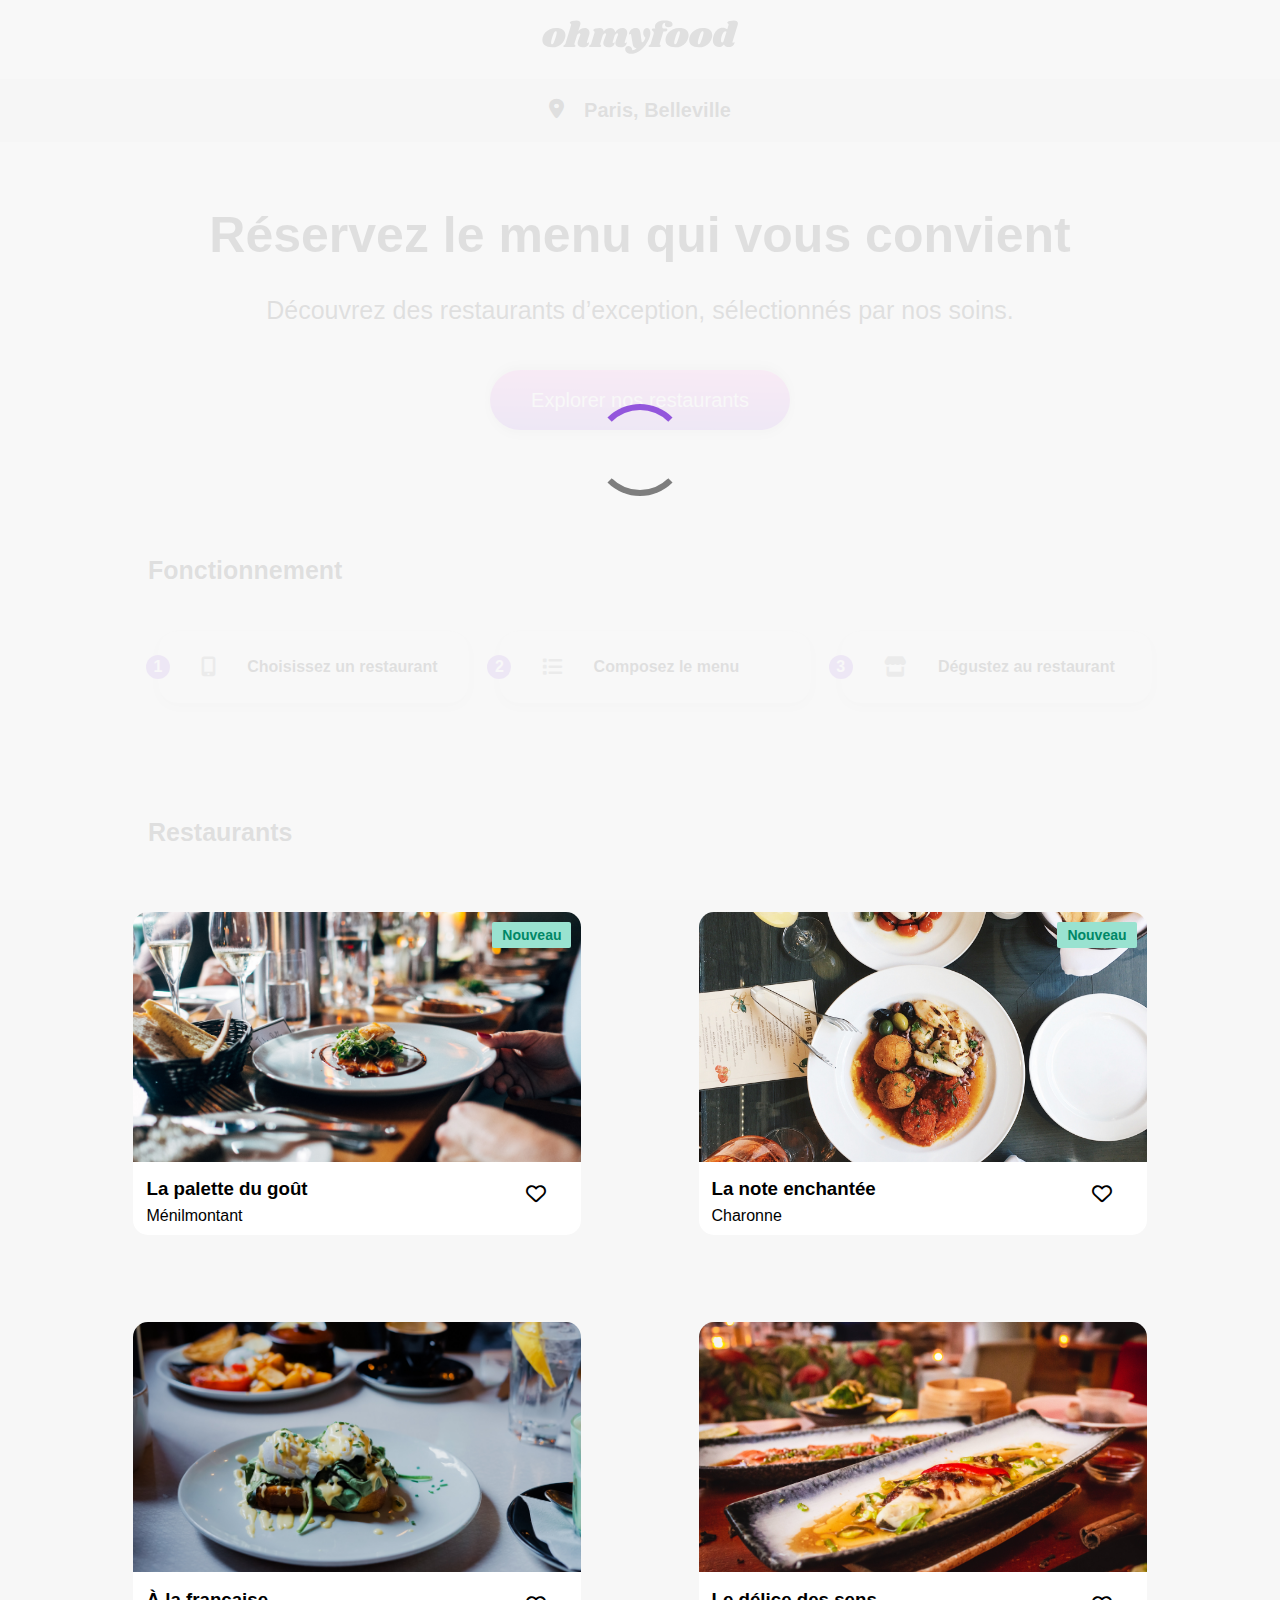
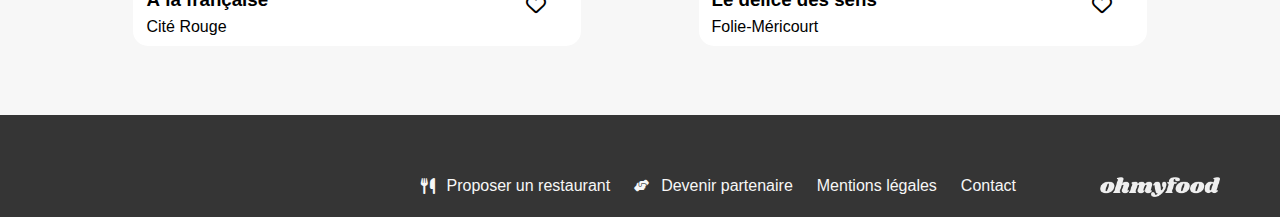
<file: html/index.html>
<!DOCTYPE html>
<html lang="fr">
<head>
  <meta charset="UTF-8">
  <meta http-equiv="X-UA-Compatible" content="IE=edge">
  <meta name="viewport" content="width=device-width, initial-scale=1.0">
  <link href="../sass/style.css" rel="stylesheet">
  <link href="https://cdnjs.cloudflare.com/ajax/libs/font-awesome/6.3.0/css/all.min.css" rel="stylesheet">
  <title>Oh My Food</title>
</head>
<body>

  <!-- loader -->
  <div class="loader">
    <div class="rotation"></div>
  </div>

  <!-- header -->
  <header>
    <div class="logo">
      <a href="#"><img src="../logo/ohmyfood@2x.svg" alt="Logo du site Oh my food"></a>
    </div>
  </header>

  <!-- main -->
  <main>

    <!-- section géolocalisation et réservation -->
    <div class="geolocalisation">
      <i class="fa-solid fa-location-dot "></i>Paris, Belleville
    </div>

    <section class="container-bouton">
      <h1>Réservez le menu qui vous convient</h1>
      <p>Découvrez des restaurants d’exception, sélectionnés par nos soins.</p>
      <button class="bouton">Explorer nos restaurants</button>
    </section>

    <!-- section fonctionnement -->
    <section class="menu-container">
      <h2>Fonctionnement</h2>
      <div class="menu-responsive-one">
        <a href="#" class="menu-btn">
          <div class="menu-nombre">1</div>
          <i class="fa-solid fa-mobile-screen-button"></i>Choisissez un restaurant</a>

        <a href="#" class="menu-btn">
          <div class="menu-nombre">2</div>
          <i class="fa-solid fa-list"></i>Composez le menu</a>

        <a href="#" class="menu-btn">
          <div class="menu-nombre">3</div>
          <i class="fa-solid fa-store"></i>Dégustez au restaurant</a>
      </div>
    </section>

    <!-- section menus -->
    <section class="cards">
      <div class="menu-responsive">
        <h2>Restaurants</h2>
      </div>

      <div class="card-content">
        <div class="card">
          <a href="lapalettedugout.html">
          <div class="notification-nouveau">Nouveau</div>
          <img class="card-img" src="../images/restaurants/jay-wennington-N_Y88TWmGwA-unsplash.jpg" alt="image du restaurant la palette du goût"></a>
          <div class="card-titre">
            <div class="card-icone">
              <h3>La palette du goût</h3>
              <label class="icone-coeur"><input type="checkbox">
                <i class="fa-regular fa-heart"></i>
                <i class="fa-solid fa-heart icone-changement"></i>
              </label>
            </div>
            <span>Ménilmontant</span>
          </div>
        </div>
      </div>

      <div class="card-content">
        <div class="card">
          <a href="lanoteenchantee.html">
          <div class="notification-nouveau">Nouveau</div>
          <img class="card-img" src="../images/restaurants/stil-u2Lp8tXIcjw-unsplash.jpg" alt="image du restaurant la note enchantée"></a>
          <div class="card-titre">
            <div class="card-icone">
              <h3>La note enchantée</h3>
              <label class="icone-coeur"><input type="checkbox">
                <i class="fa-regular fa-heart"></i>
                <i class="fa-solid fa-heart icone-changement"></i>
              </label>
            </div>
            <span>Charonne</span>
          </div>
        </div>
      </div>

      <div class="card-content">
        <div class="card">
          <a href="alafrancaise.html">
          <img class="card-img" src="../images/restaurants/toa-heftiba-DQKerTsQwi0-unsplash.jpg" alt="image du restaurant à la française"></a>
          <div class="card-titre">
            <div class="card-icone">
              <h3>À la française</h3>
              <label class="icone-coeur"><input type="checkbox">
                <i class="fa-regular fa-heart"></i>
                <i class="fa-solid fa-heart icone-changement"></i>
              </label>
            </div>
            <span>Cité Rouge</span>
          </div>
        </div>
      </div>

      <div class="card-content">
        <div class="card">
          <a href="ledelicedessens.html">
          <img class="card-img" src="../images/restaurants/louis-hansel-shotsoflouis-qNBGVyOCY8Q-unsplash.jpg" alt="image du restaurant le délice des sens"></a>
          <div class="card-titre">
            <div class="card-icone">
              <h3>Le délice des sens</h3>
              <label class="icone-coeur"><input type="checkbox">
                <i class="fa-regular fa-heart"></i>
                <i class="fa-solid fa-heart icone-changement"></i>
              </label>
            </div>
            <span>Folie-Méricourt</span>
          </div>
        </div>
      </div>
    </section>

    <!-- footer -->
    <footer class="footer">
      <div class="footer-responsive-logo">
        <img class="footer-logo" src="../logo/ohmyfood.png" alt="Logo du site Oh my food">
      </div>
      <div class="footer-icone">
        <i class="fa-solid fa-utensils"></i>
        <p>Proposer un restaurant</p>
      </div>
      <div class="footer-icone footer-icone--">
        <i class="fa-solid fa-handshake-angle"></i>
        <p>Devenir partenaire</p>
      </div>
      <p class="footer-icone">Mentions légales</p>
      <p class="footer-icone"><a href="mailto:mponsbek@gmail.com">Contact</a></p>
    </footer>
  </main>
</body>
</html>
</file>
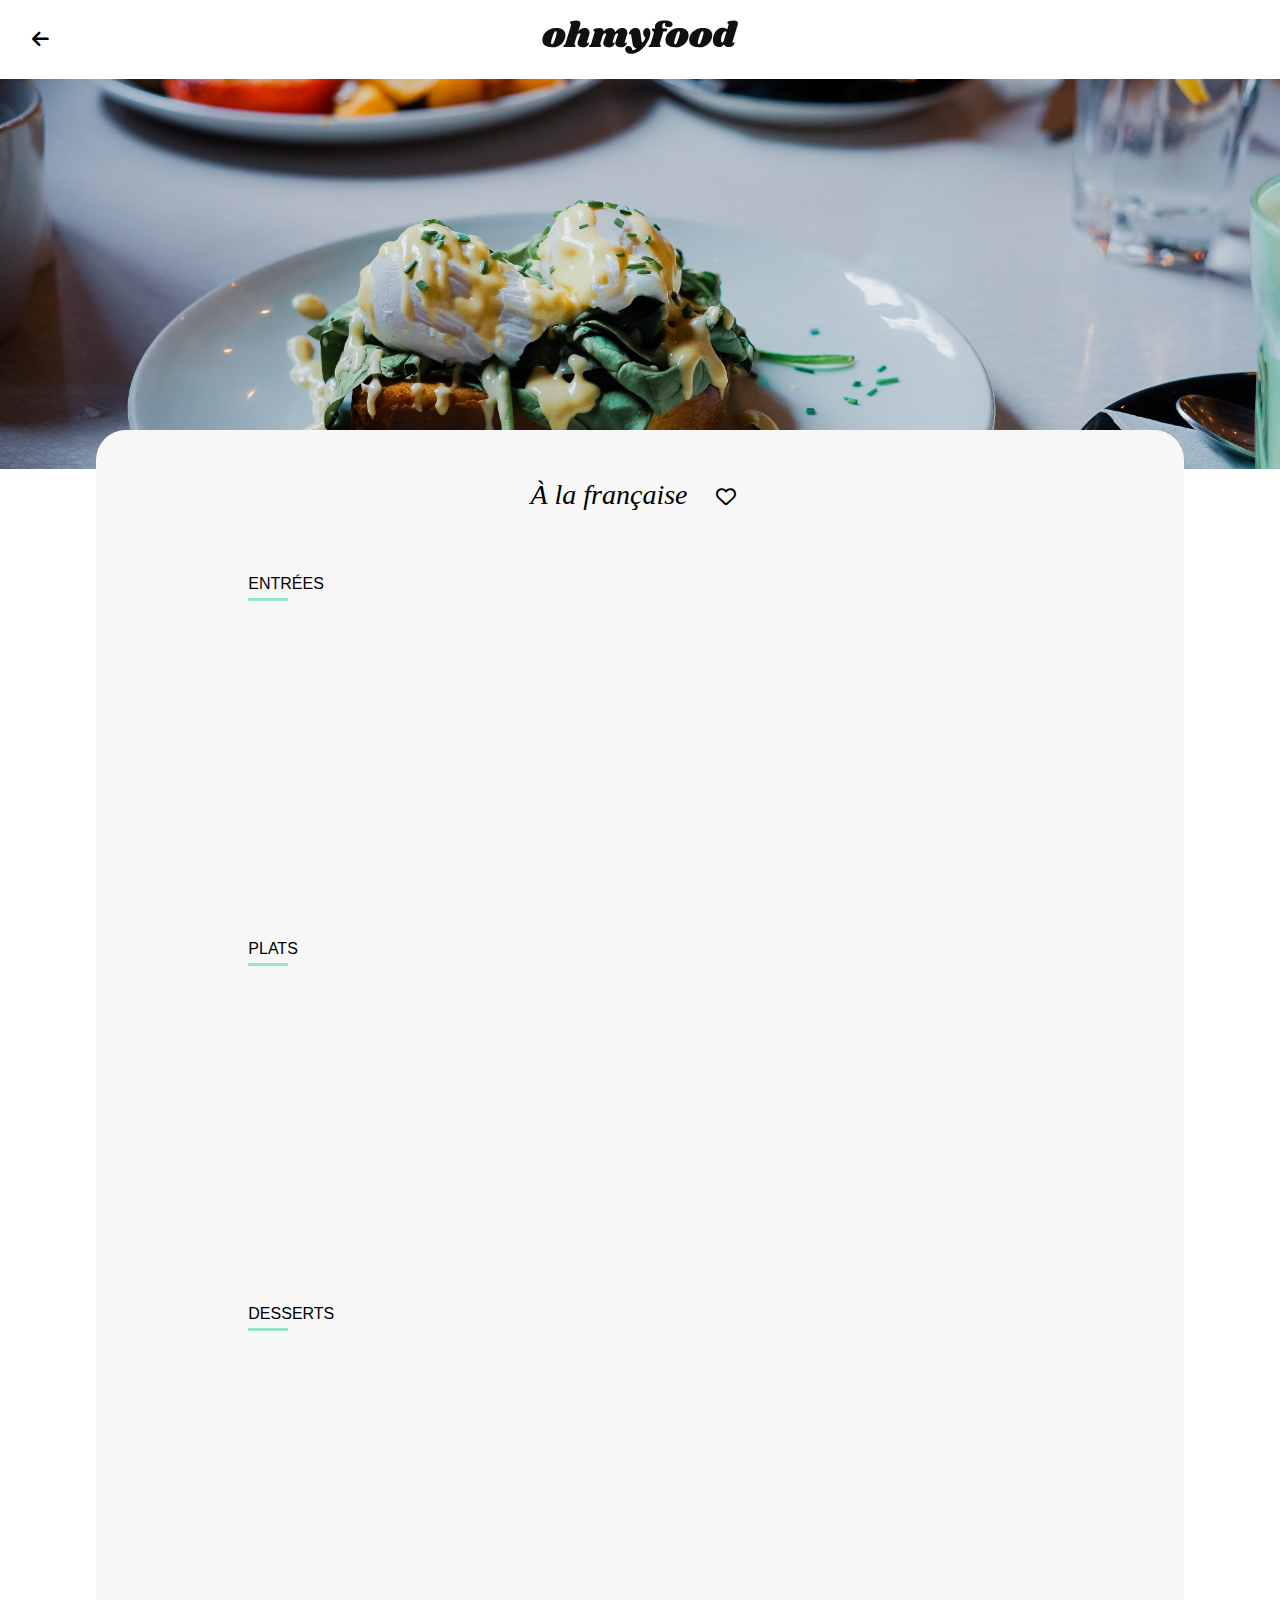
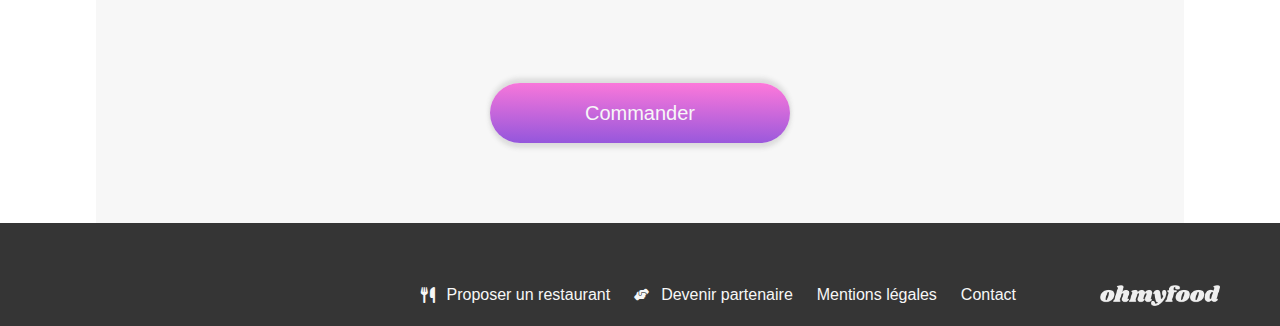
<file: html/alafrancaise.html>
<!DOCTYPE html>
<html lang="fr">
<head>
  <meta charset="UTF-8">
  <meta http-equiv="X-UA-Compatible" content="IE=edge">
  <meta name="viewport" content="width=device-width, initial-scale=1.0">
  <link href="../sass/style.css" rel="stylesheet">
  <link href="https://cdnjs.cloudflare.com/ajax/libs/font-awesome/6.3.0/css/all.min.css" rel="stylesheet">
  <title>À la française</title>
</head>
<body>
  
  <!-- Header -->
  <header>
    <div class="fleche-retour">
      <a href="index.html">
        <i class="fa-arrow-left fas fleche"></i>
      </a>
      <div class="logo">
        <a href="#"><img src="../logo/ohmyfood@2x.svg" alt="Logo du site Oh my food"></a>
      </div>
    </div>
  </header>

  <!-- Banner -->
  <div>
    <img class="banner" src="../images/restaurants/toa-heftiba-DQKerTsQwi0-unsplash.jpg" alt="image du restaurant à la française">
  </div>

  <!-- Main Content -->
  <main class="restaurant-container">
    <div class="content">

      <!-- Section Restaurant -->
      <section class="restaurant-section">
        <div class="card-container">
          <div class="icone-content">
            <h2>À la française</h2>
            <label class="icone-coeur">
              <input type="checkbox">
              <i class="fa-regular fa-heart"></i>
              <i class="fa-solid fa-heart icone-changement"></i>
            </label>
          </div>
        </div>
      </section>

      <!-- Section Entrées -->
      <section class="menu-section">
        <h3>Entrées</h3>

        <!-- Carte d'entrée 1 -->
        <div class="carte-animation menu-entree">
          <div class="menu-content-container menu-content-position">
            <h4>Tartare de poulpe acidulé</h4>
            <div class="hover-effect">Aux zestes d'orange</div>
            <span class="prix">25€</span>
          </div>
          <div class="menu-animation">
            <span class="background-validation">&#x2713;</span>
          </div>
        </div>

        <!-- Carte d'entrée 2 -->
        <div class="carte-animation menu-entree">
          <div class="menu-content-container menu-content-position">
            <h4>Velouté de légumes d'antan</h4>
            <div class="hover-effect">Carotte, panais, topinambour</div>
            <span class="prix">35€</span>
          </div>
          <div class="menu-animation">
            <span class="background-validation">&#x2713;</span>
          </div>
        </div>

        <!-- Carte d'entrée 3 -->
        <div class="carte-animation menu-entree">
          <div class="menu-content-container menu-content-position">
            <h4>Soupe à l'oignon</h4>
            <div class="hover-effect">Revisitée</div>
            <span class="prix">20€</span>
          </div>
          <div class="menu-animation">
            <span class="background-validation">&#x2713;</span>
          </div>
        </div>
      </section>

      <!-- Section Plats -->
      <section class="menu-section">
        <h3>Plats</h3>

        <!-- Carte de plat 1 -->
        <div class="carte-animation menu-plat">
          <div class="menu-content-container menu-content-position">
            <h4>Coquilles Saint-Jacques</h4>
            <div class="hover-effect">Accompagnées d'une purée de panais</div>
            <span class="prix">40€</span>
          </div>
          <div class="menu-animation">
            <span class="background-validation">&#x2713;</span>
          </div>
        </div>

        <!-- Carte de plat 2 -->
        <div class="carte-animation menu-plat">
          <div class="menu-content-container menu-content-position">
            <h4>Magret de canard</h4>
            <div class="hover-effect">Et parmentier de pommes de terre</div>
            <span class="prix">35€</span>
          </div>
          <div class="menu-animation">
            <span class="background-validation">&#x2713;</span>
          </div>
        </div>

        <!-- Carte de plat 3 -->
        <div class="carte-animation menu-plat">
          <div class="menu-content-container menu-content-position">
            <h4>Pigeonneau d’Ille-et-Vilaine</h4>
            <div class="hover-effect">Sur son lit de gnocchis aux légumes</div>
            <span class="prix">44€</span>
          </div>
          <div class="menu-animation">
            <span class="background-validation">&#x2713;</span>
          </div>
        </div>
      </section>

      <!-- Section Desserts -->
      <section class="menu-section">
        <h3>Desserts</h3>

        <!-- Carte de dessert 1 -->
        <div class="carte-animation menu-dessert">
          <div class="menu-content-container menu-content-position">
            <h4>Pétales de violettes glacés</h4>
            <div class="hover-effect">Et purée de noisettes</div>
            <span class="prix">18€</span>
          </div>
          <div class="menu-animation">
            <span class="background-validation">&#x2713;</span>
          </div>
        </div>

        <!-- Carte de dessert 2 -->
        <div class="carte-animation menu-dessert">
          <div class="menu-content-container menu-content-position">
            <h4>Fondant au chocolat</h4>
            <div class="hover-effect">Revisité</div>
            <span class="prix">22€</span>
          </div>
          <div class="menu-animation">
            <span class="background-validation">&#x2713;</span>
          </div>
        </div>

        <!-- Carte de dessert 3 -->
        <div class="carte-animation menu-dessert">
          <div class="menu-content-container menu-content-position">
            <h4>Millefeuille croustillant</h4>
            <div class="hover-effect">Myrtilles et pâte d’amande</div>
            <span class="prix">23€</span>
          </div>
          <div class="menu-animation">
            <span class="background-validation">&#x2713;</span>
          </div>
        </div>
      </section>

      <!-- Bouton Commander -->
      <div class="container-bouton">
        <button class="bouton">Commander</button>
      </div>
    </div>

  <!-- Footer -->
  <footer class="footer">
    <div class="footer-responsive-logo">
      <img class="footer-logo" src="../logo/ohmyfood.png" alt="Logo du site Oh my food">
    </div>
    <div class="footer-icone">
      <i class="fa-solid fa-utensils"></i>
      <p>Proposer un restaurant</p>
    </div>
    <div class="footer-icone footer-icone--">
      <i class="fa-solid fa-handshake-angle"></i>
      <p>Devenir partenaire</p>
    </div>
    <p class="footer-icone">Mentions légales</p>
    <p class="footer-icone"><a href="mailto:mponsbek@gmail.com">Contact</a></p>
  </footer>
</main>
</body>
</html>
</file>
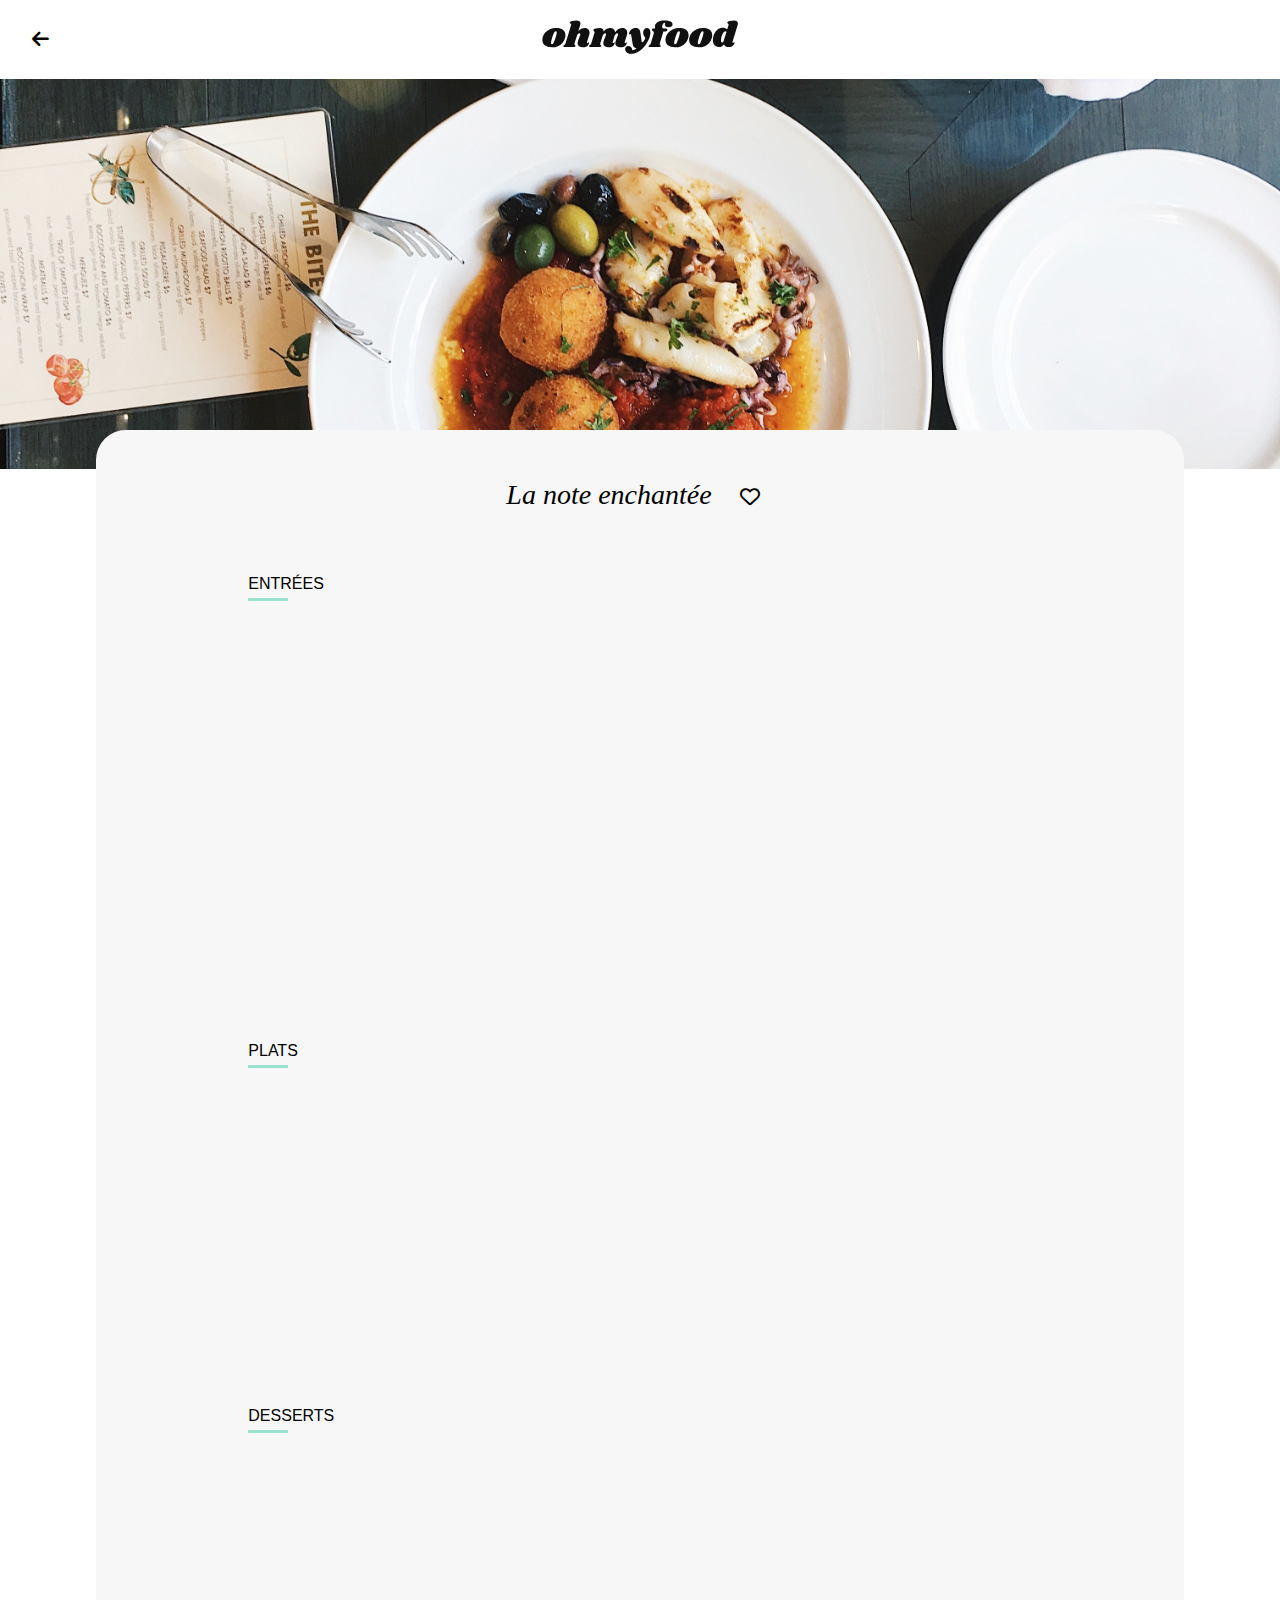
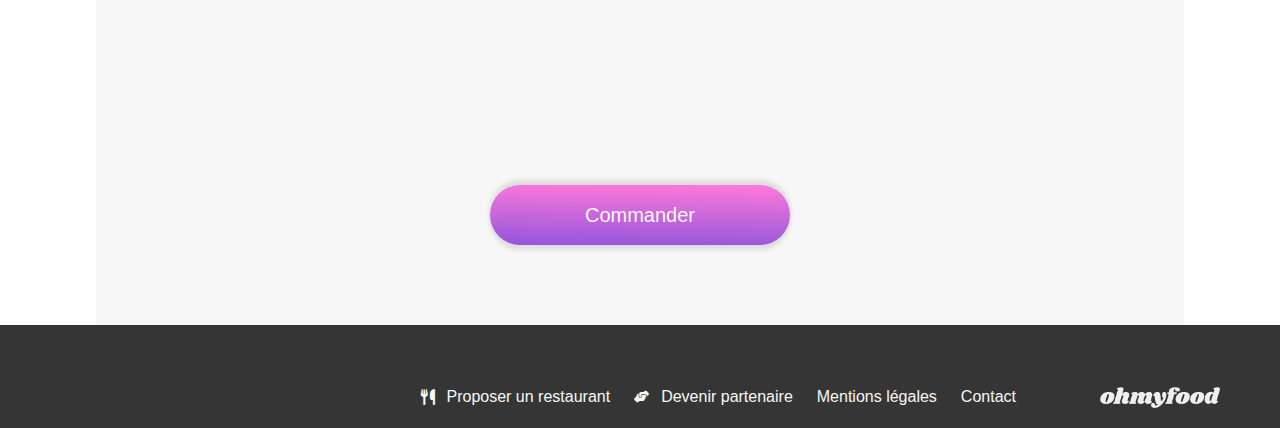
<file: html/lanoteenchantee.html>
<!DOCTYPE html>
<html lang="fr">
<head>
  <meta charset="UTF-8">
  <meta http-equiv="X-UA-Compatible" content="IE=edge">
  <meta name="viewport" content="width=device-width, initial-scale=1.0">
  <link href="../sass/style.css" rel="stylesheet">
  <link href="https://cdnjs.cloudflare.com/ajax/libs/font-awesome/6.3.0/css/all.min.css" rel="stylesheet">
  <title>La note enchantée</title>
</head>
<body>
  
  <!-- Header -->
  <header>
    <div class="fleche-retour">
      <a href="index.html">
        <i class="fa-arrow-left fas fleche"></i>
      </a>
      <div class="logo">
        <a href="#"><img src="../logo/ohmyfood@2x.svg" alt="Logo du site Oh my food"></a>
      </div>
    </div>
  </header>

  <!-- Banner -->
  <div>
    <img class="banner" src="../images/restaurants/stil-u2Lp8tXIcjw-unsplash.jpg" alt="image de restaurant">
  </div>

  <!-- Main Content -->
  <main class="restaurant-container">
    <div class="content">

      <!-- Section Restaurant -->
      <section class="restaurant-section">
        <div class="card-container">
          <div class="icone-content">
            <h2>La note enchantée</h2>
            <label class="icone-coeur">
              <input type="checkbox">
              <i class="fa-regular fa-heart"></i>
              <i class="fa-solid fa-heart icone-changement"></i>
            </label>
          </div>
        </div>
      </section>

      <!-- Section Entrées -->
      <section class="menu-section">
        <h3>Entrées</h3>

        <!-- Carte d'entrée 1 -->
        <div class="carte-animation menu-entree">
          <div class="menu-content-container menu-content-position">
            <h4>Ravioles de foie gras</h4>
            <div class="hover-effect">Accompagnées de leur crème à la truffe</div>
            <span class="prix">25€</span>
          </div>
          <div class="menu-animation">
            <span class="background-validation">&#x2713;</span>
          </div>
        </div>

        <!-- Carte d'entrée 2 -->
        <div class="carte-animation menu-entree">
          <div class="menu-content-container menu-content-position">
            <h4>Caviar osciètre</h4>
            <div class="hover-effect">Sur blini à la farine de blé noir</div>
            <span class="prix">35€</span>
          </div>
          <div class="menu-animation">
            <span class="background-validation">&#x2713;</span>
          </div>
        </div>

        <!-- Carte d'entrée 3 -->
        <div class="carte-animation menu-entree">
          <div class="menu-content-container menu-content-position">
            <h4>Homard et espuma de potiron</h4>
            <div class="hover-effect">Marinés aux zestes d'orange</div>
            <span class="prix">20€</span>
          </div>
          <div class="menu-animation">
            <span class="background-validation">&#x2713;</span>
          </div>
        </div>

        <!-- Carte d'entrée 4 -->
        <div class="carte-animation menu-entree">
          <div class="menu-content-container menu-content-position">
            <h4>Foie gras de canard cuit entier</h4>
            <div class="hover-effect">Confiture de figue et pain toasté</div>
            <span class="prix">35€</span>
          </div>
          <div class="menu-animation">
            <span class="background-validation">&#x2713;</span>
          </div>
        </div>
      </section>

      <!-- Section Plats -->
      <section class="menu-section">
        <h3>PLATS</h3>

        <!-- Carte de plat 1 -->
        <div class="carte-animation menu-plat">
          <div class="menu-content-container menu-content-position">
            <h4>Noix de coquilles Saint-Jacques</h4>
            <div class="hover-effect">Sur lit de purée de céleri-rave</div>
            <span class="prix">40€</span>
          </div>
          <div class="menu-animation">
            <span class="background-validation">&#x2713;</span>
          </div>
        </div>

        <!-- Carte de plat 2 -->
        <div class="carte-animation menu-plat">
          <div class="menu-content-container menu-content-position">
            <h4>Langoustine poêlée</h4>
            <div class="hover-effect">Purée de patate douce</div>
            <span class="prix">35€</span>
          </div>
          <div class="menu-animation">
            <span class="background-validation">&#x2713;</span>
          </div>
        </div>

        <!-- Carte de plat 3 -->
        <div class="carte-animation menu-plat">
          <div class="menu-content-container menu-content-position">
            <h4>Mijoté de queue de bœuf</h4>
            <div class="hover-effect">Et riz sauvage aux zestes de citron</div>
            <span class="prix">45€</span>
          </div>
          <div class="menu-animation">
            <span class="background-validation">&#x2713;</span>
          </div>
        </div>
      </section>

      <!-- Section Desserts -->
      <section class="menu-section">
        <h3>DESSERTS</h3>

        <!-- Carte de dessert 1 -->
        <div class="carte-animation menu-dessert">
          <div class="menu-content-container menu-content-position">
            <h4>Macaron noisette et chocolat</h4>
            <div class="hover-effect">Glace au caramel brun et sel de Guérande</div>
            <span class="prix">18€</span>
          </div>
          <div class="menu-animation">
            <span class="background-validation">&#x2713;</span>
          </div>
        </div>

        <!-- Carte de dessert 2 -->
        <div class="carte-animation menu-dessert">
          <div class="menu-content-container menu-content-position">
            <h4>Baba au rhum revisité</h4>
            <div class="hover-effect">Avec son coulis de citron</div>
            <span class="prix">22€</span>
          </div>
          <div class="menu-animation">
            <span class="background-validation">&#x2713;</span>
          </div>
        </div>

        <!-- Carte de dessert 3 -->
        <div class="carte-animation menu-dessert">
          <div class="menu-content-container menu-content-position">
            <h4>Tarte au citron meringuée</h4>
            <div class="hover-effect">Déstructurée</div>
            <span class="prix">23€</span>
          </div>
          <div class="menu-animation">
            <span class="background-validation">&#x2713;</span>
          </div>
        </div>
      </section>

      <!-- Bouton Commander -->
      <div class="container-bouton">
        <button class="bouton">Commander</button>
      </div>
    </div>


  <!-- Footer -->
  <footer class="footer">
    <div class="footer-responsive-logo">
      <img class="footer-logo" src="../logo/ohmyfood.png" alt="Logo du site Oh my food">
    </div>
    <div class="footer-icone">
      <i class="fa-solid fa-utensils"></i>
      <p>Proposer un restaurant</p>
    </div>
    <div class="footer-icone footer-icone--">
      <i class="fa-solid fa-handshake-angle"></i>
      <p>Devenir partenaire</p>
    </div>
    <p class="footer-icone">Mentions légales</p>
    <p class="footer-icone"><a href="mailto:mponsbek@gmail.com">Contact</a></p>
  </footer>
</main>
</body>
</html>
</file>
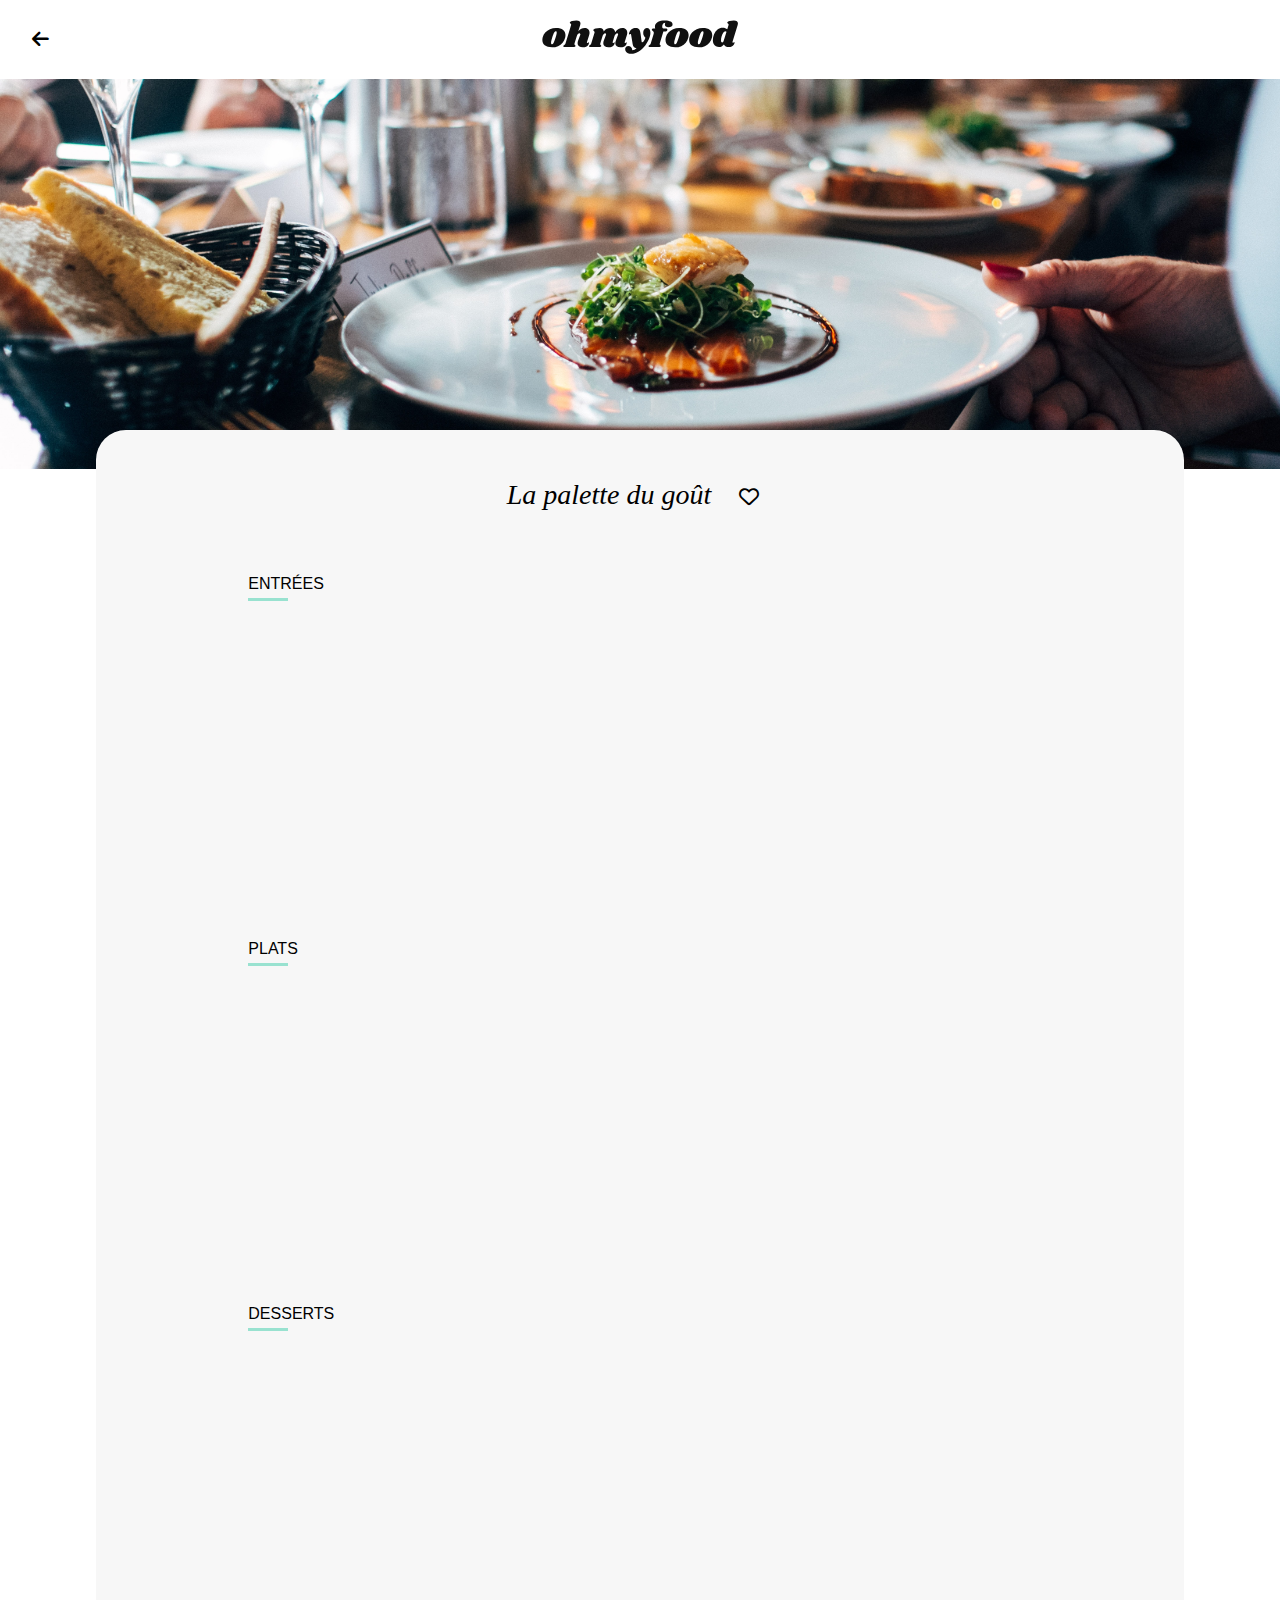
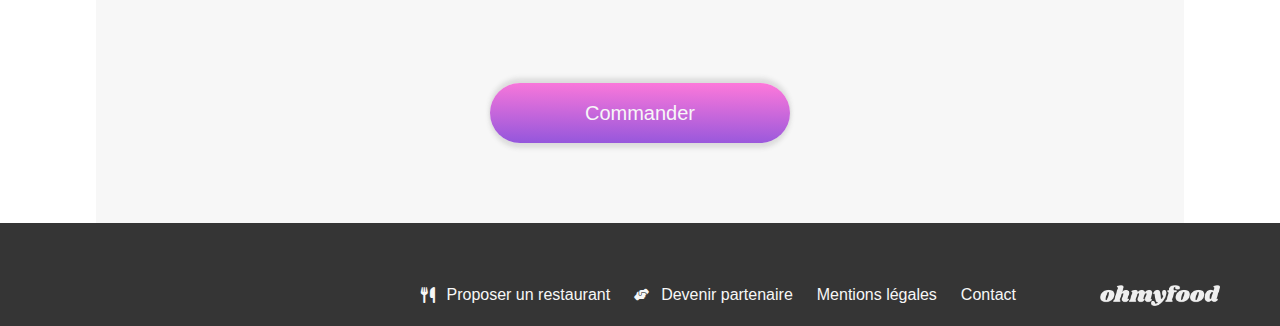
<file: html/lapalettedugout.html>
<!DOCTYPE html>
<html lang="fr">
<head>
  <meta charset="UTF-8">
  <meta http-equiv="X-UA-Compatible" content="IE=edge">
  <meta name="viewport" content="width=device-width, initial-scale=1.0">
  <link href="../sass/style.css" rel="stylesheet">
  <link href="https://cdnjs.cloudflare.com/ajax/libs/font-awesome/6.3.0/css/all.min.css" rel="stylesheet">
  <title>La palette du goût</title>
</head>
<body>
  
  <!-- Header -->
  <header>
    <div class="fleche-retour">
      <a href="index.html">
        <i class="fa-arrow-left fas fleche"></i>
      </a>
      <div class="logo">
        <a href="#"><img src="../logo/ohmyfood@2x.svg" alt="Logo du site Oh my food"></a>
      </div>
    </div>
  </header>

  <!-- Banner -->
  <div>
    <img class="banner" src="../images/restaurants/jay-wennington-N_Y88TWmGwA-unsplash.jpg" alt="image du restaurant la palette du goût">
  </div>

  <!-- Main Content -->
  <main class="restaurant-container">
    <div class="content">

      <!-- Section Restaurant -->
      <section class="restaurant-section">
        <div class="card-container">
          <div class="icone-content">
            <h2>La palette du goût</h2>
            <label class="icone-coeur">
              <input type="checkbox">
              <i class="fa-regular fa-heart"></i>
              <i class="fa-solid fa-heart icone-changement"></i>
            </label>
          </div>
        </div>
      </section>

      <!-- Section Entrées -->
      <section class="menu-section">
        <h3>Entrées</h3>

        <!-- Carte d'entrée 1 -->
        <div class="carte-animation menu-entree">
          <div class="menu-content-container menu-content-position">
            <h4>Fricassée d'escargots</h4>
            <div class="hover-effect">Au piment d'Espelette </div>
            <span class="prix">25€</span>
          </div>
          <div class="menu-animation">
            <span class="background-validation">&#x2713;</span>
          </div>
        </div>

        <!-- Carte d'entrée 2 -->
        <div class="carte-animation menu-entree">
          <div class="menu-content-container menu-content-position">
            <h4>Foie gras de canard mi-cuit</h4>
            <div class="hover-effect">Et ses copeaux de truffe noire</div>
            <span class="prix">35€</span>
          </div>
          <div class="menu-animation">
            <span class="background-validation">&#x2713;</span>
          </div>
        </div>

        <!-- Carte d'entrée 3 -->
        <div class="carte-animation menu-entree">
          <div class="menu-content-container menu-content-position">
            <h4>Œuf au plat</h4>
            <div class="hover-effect">Marinés aux zestes d'orange</div>
            <span class="prix">20€</span>
          </div>
          <div class="menu-animation">
            <span class="background-validation">&#x2713;</span>
          </div>
        </div>
      </section>

      <!-- Section Plats -->
      <section class="menu-section">
        <h3>Plats</h3>

        <!-- Carte de plat 1 -->
        <div class="carte-animation menu-plat">
          <div class="menu-content-container menu-content-position">
            <h4>Filet de bœuf aux herbes</h4>
            <div class="hover-effect">Accompagné de sa ribambelle de légumes</div>
            <span class="prix">40€</span>
          </div>
          <div class="menu-animation">
            <span class="background-validation">&#x2713;</span>
          </div>
        </div>

        <!-- Carte de plat 2 -->
        <div class="carte-animation menu-plat">
          <div class="menu-content-container menu-content-position">
            <h4>Parmentier de queue de bœuf</h4>
            <div class="hover-effect">À la truffe noire sur sa purée de panais</div>
            <span class="prix">35€</span>
          </div>
          <div class="menu-animation">
            <span class="background-validation">&#x2713;</span>
          </div>
        </div>

        <!-- Carte de plat 3 -->
        <div class="carte-animation menu-plat">
          <div class="menu-content-container menu-content-position">
            <h4>Filet de turbot</h4>
            <div class="hover-effect">Aux agrumes</div>
            <span class="prix">44€</span>
          </div>
          <div class="menu-animation">
            <span class="background-validation">&#x2713;</span>
          </div>
        </div>
      </section>

      <!-- Section Desserts -->
      <section class="menu-section">
        <h3>Desserts</h3>

        <!-- Carte de dessert 1 -->
        <div class="carte-animation menu-dessert">
          <div class="menu-content-container menu-content-position">
            <h4>Paris-Brest</h4>
            <div class="hover-effect">Revisité</div>
            <span class="prix">18€</span>
          </div>
          <div class="menu-animation">
            <span class="background-validation">&#x2713;</span>
          </div>
        </div>

        <!-- Carte de dessert 2 -->
        <div class="carte-animation menu-dessert">
          <div class="menu-content-container menu-content-position">
            <h4>Macaron au chocolat d'exception </h4>
            <div class="hover-effect">Et glace à la vanille de Madagascar</div>
            <span class="prix">22€</span>
          </div>
          <div class="menu-animation">
            <span class="background-validation">&#x2713;</span>
          </div>
        </div>

        <!-- Carte de dessert 3 -->
        <div class="carte-animation menu-dessert">
          <div class="menu-content-container menu-content-position">
            <h4>Mousse au chocolat </h4>
            <div class="hover-effect">Au piment d'Espelette et à la truffe noire</div>
            <span class="prix">23€</span>
          </div>
          <div class="menu-animation">
            <span class="background-validation">&#x2713;</span>
          </div>
        </div>
      </section>

      <!-- Bouton Commander -->
      <div class="container-bouton">
        <button class="bouton">Commander</button>
      </div>
    </div>

  <!-- Footer -->
  <footer class="footer">
    <div class="footer-responsive-logo">
      <img class="footer-logo" src="../logo/ohmyfood.png" alt="Logo du site Oh my food">
    </div>
    <div class="footer-icone">
      <i class="fa-solid fa-utensils"></i>
      <p>Proposer un restaurant</p>
    </div>
    <div class="footer-icone footer-icone--">
      <i class="fa-solid fa-handshake-angle"></i>
      <p>Devenir partenaire</p>
    </div>
    <p class="footer-icone">Mentions légales</p>
    <p class="footer-icone"><a href="mailto:mponsbek@gmail.com">Contact</a></p>
  </footer>
</main>
</body>
</html>
</file>
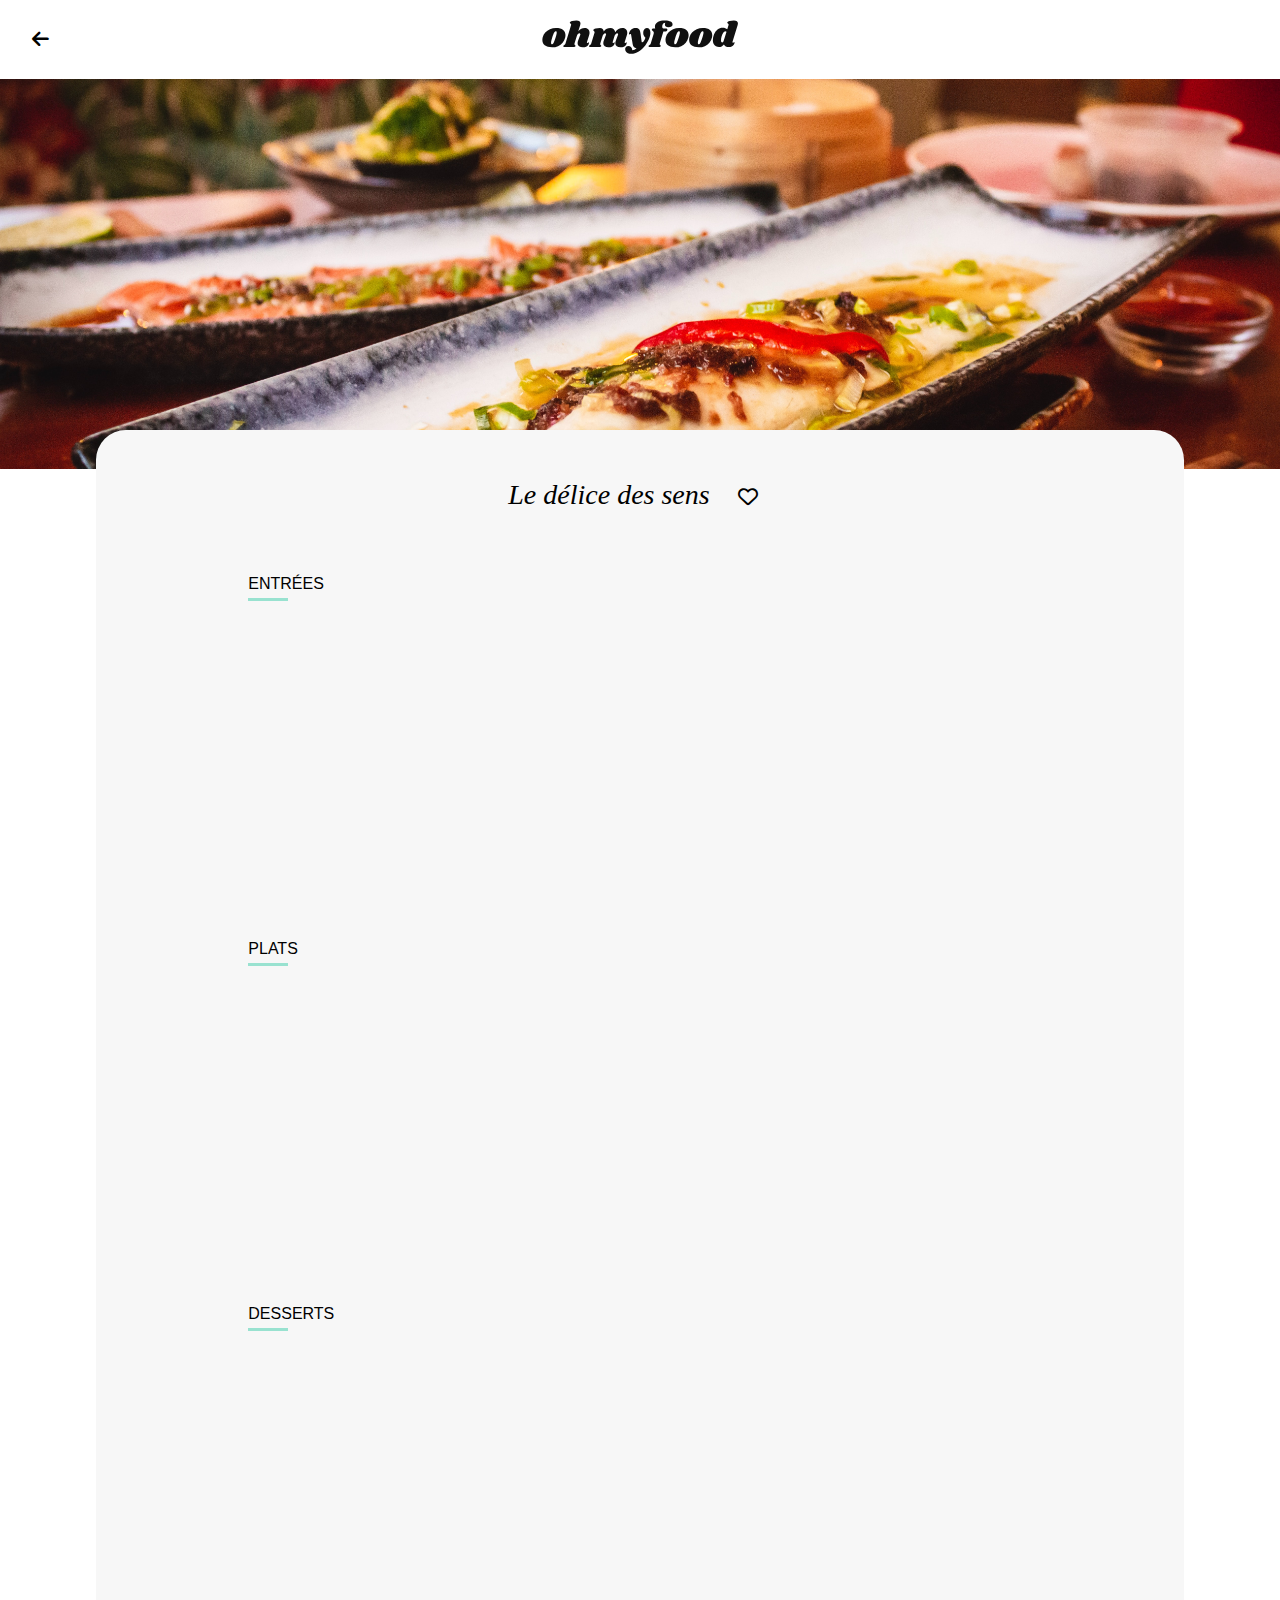
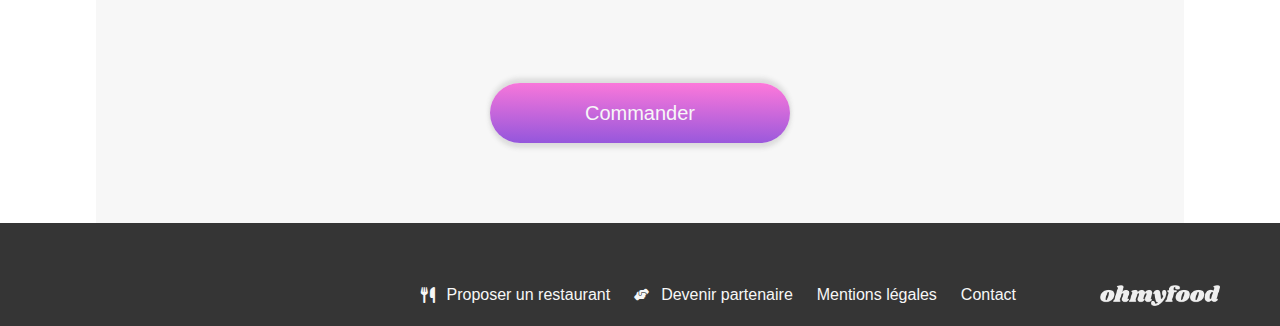
<file: html/ledelicedessens.html>
<!DOCTYPE html>
<html lang="fr">
<head>
  <meta charset="UTF-8">
  <meta http-equiv="X-UA-Compatible" content="IE=edge">
  <meta name="viewport" content="width=device-width, initial-scale=1.0">
  <link href="../sass/style.css" rel="stylesheet">
  <link href="https://cdnjs.cloudflare.com/ajax/libs/font-awesome/6.3.0/css/all.min.css" rel="stylesheet">
  <title>Le délice des sens</title>
</head>
<body>
  
  <!-- Header -->
  <header>
    <div class="fleche-retour">
      <a href="index.html">
        <i class="fa-arrow-left fas fleche"></i>
      </a>
      <div class="logo">
        <a href="#"><img src="../logo/ohmyfood@2x.svg" alt="Logo du site Oh my food"></a>
      </div>
    </div>
  </header>

  <!-- Banner -->
  <div>
    <img class="banner" src="../images/restaurants/louis-hansel-shotsoflouis-qNBGVyOCY8Q-unsplash.jpg" alt="image du restaurant le délice des sens">
  </div>

  <!-- Main Content -->
  <main class="restaurant-container">
    <div class="content">

      <!-- Section Restaurant -->
      <section class="restaurant-section">
        <div class="card-container">
          <div class="icone-content">
            <h2>Le délice des sens</h2>
            <label class="icone-coeur">
              <input type="checkbox">
              <i class="fa-regular fa-heart"></i>
              <i class="fa-solid fa-heart icone-changement"></i>
            </label>
          </div>
        </div>
      </section>

      <!-- Section Entrées -->
      <section class="menu-section">
        <h3>Entrées</h3>

        <!-- Carte d'entrée 1 -->
        <div class="carte-animation menu-entree">
          <div class="menu-content-container menu-content-position">
            <h4>Tartare de thon</h4>
            <div class="hover-effect">Assaisonné au yuzu</div>
            <span class="prix">25€</span>
          </div>
          <div class="menu-animation">
            <span class="background-validation">&#x2713;</span>
          </div>
        </div>

        <!-- Carte d'entrée 2 -->
        <div class="carte-animation menu-entree">
          <div class="menu-content-container menu-content-position">
            <h4>Bouchée de homard croustillant </h4>
            <div class="hover-effect">Et sa farandole de petits légumes</div>
            <span class="prix">35€</span>
          </div>
          <div class="menu-animation">
            <span class="background-validation">&#x2713;</span>
          </div>
        </div>

        <!-- Carte d'entrée 3 -->
        <div class="carte-animation menu-entree">
          <div class="menu-content-container menu-content-position">
            <h4>Velouté de cèpes</h4>
            <div class="hover-effect">Aux truffes</div>
            <span class="prix">20€</span>
          </div>
          <div class="menu-animation">
            <span class="background-validation">&#x2713;</span>
          </div>
        </div>
      </section>

      <!-- Section Plats -->
      <section class="menu-section">
        <h3>Plats</h3>

        <!-- Carte de plat 1 -->
        <div class="carte-animation menu-plat">
          <div class="menu-content-container menu-content-position">
            <h4>Poulet rôti aux herbes de Provence</h4>
            <div class="hover-effect">Et sa crème de truffe</div>
            <span class="prix">40€</span>
          </div>
          <div class="menu-animation">
            <span class="background-validation">&#x2713;</span>
          </div>
        </div>

        <!-- Carte de plat 2 -->
        <div class="carte-animation menu-plat">
          <div class="menu-content-container menu-content-position">
            <h4>Langouste rôtie</h4>
            <div class="hover-effect">Et ses légumes de saison</div>
            <span class="prix">35€</span>
          </div>
          <div class="menu-animation">
            <span class="background-validation">&#x2713;</span>
          </div>
        </div>

        <!-- Carte de plat 3 -->
        <div class="carte-animation menu-plat">
          <div class="menu-content-container menu-content-position">
            <h4>Côte de bœuf Angus</h4>
            <div class="hover-effect">Et sa purée de panais</div>
            <span class="prix">44€</span>
          </div>
          <div class="menu-animation">
            <span class="background-validation">&#x2713;</span>
          </div>
        </div>
      </section>

      <!-- Section Desserts -->
      <section class="menu-section">
        <h3>Desserts</h3>

        <!-- Carte de dessert 1 -->
        <div class="carte-animation menu-dessert">
          <div class="menu-content-container menu-content-position">
            <h4>Farandole de desserts</h4>
            <div class="hover-effect">Du chef</div>
            <span class="prix">18€</span>
          </div>
          <div class="menu-animation">
            <span class="background-validation">&#x2713;</span>
          </div>
        </div>

        <!-- Carte de dessert 2 -->
        <div class="carte-animation menu-dessert">
          <div class="menu-content-container menu-content-position">
            <h4>Crème brulée</h4>
            <div class="hover-effect">Revisitée</div>
            <span class="prix">22€</span>
          </div>
          <div class="menu-animation">
            <span class="background-validation">&#x2713;</span>
          </div>
        </div>

        <!-- Carte de dessert 3 -->
        <div class="carte-animation menu-dessert">
          <div class="menu-content-container menu-content-position">
            <h4>Tiramisu</h4>
            <div class="hover-effect">À la noisette</div>
            <span class="prix">23€</span>
          </div>
          <div class="menu-animation">
            <span class="background-validation">&#x2713;</span>
          </div>
        </div>
      </section>

      <!-- Bouton Commander -->
      <div class="container-bouton">
        <button class="bouton">Commander</button>
      </div>
    </div>

  <!-- Footer -->
  <footer class="footer">
    <div class="footer-responsive-logo">
      <img class="footer-logo" src="../logo/ohmyfood.png" alt="Logo du site Oh my food">
    </div>
    <div class="footer-icone">
      <i class="fa-solid fa-utensils"></i>
      <p>Proposer un restaurant</p>
    </div>
    <div class="footer-icone footer-icone--">
      <i class="fa-solid fa-handshake-angle"></i>
      <p>Devenir partenaire</p>
    </div>
    <p class="footer-icone">Mentions légales</p>
    <p class="footer-icone"><a href="mailto:mponsbek@gmail.com">Contact</a></p>
  </footer>
  </main>
</body>
</html>
</file>
<file: sass/style.css>
@charset "UTF-8";
/** Les variables en SCSS permettent de stocker des valeurs réutilisables dans une 
feuille de style, pour simplifierla gestion et la mise à jour des propriétés communes. */
/** couleurs du site **/
/** Les mixins en SCSS sont des morceaux de code réutilisables qui permettent d'inclure des styles CSS de manière modulaire.**/
/** displays flexbox **/
/** cartes restaurants **/
/** ombre portée sur le header de la version mobile **/
/** ombre portée sur les boutons explorer et commander **/
/** transition de la couleur sur le bouton coeur **/
/* titres h2 */
/** loader **/
@keyframes spin {
  to {
    transform: rotate(1turn);
  }
}
@keyframes fade-out {
  to {
    opacity: 0;
  }
}
/* apparition progressive des menus restaurants */
@keyframes fade-in {
  from {
    opacity: 0;
  }
  to {
    opacity: 1;
  }
}
body {
  font-family: "Roboto", sans-serif;
  margin: 0%;
}

/** loader **/
.loader {
  display: flex;
  flex-direction: row;
  justify-content: center;
  position: fixed;
  inset: 0;
  background-color: rgba(247, 247, 247, 0.9); /** variable de couleur & function intensité **/
  z-index: 9999;
  align-items: center;
  pointer-events: none;
  opacity: 1;
  animation: fade-out 1s forwards 2s;
}

.rotation:after {
  content: " ";
  display: block;
  width: 80px;
  height: 80px;
  margin: 8px;
  border-radius: 50%;
  border: 6px solid #fff;
  border-color: #9356DC transparent #7e7e7e;
  animation: spin 1.5s linear infinite;
}

/** version desktop **/
.menu-responsive-one, .menu-responsive {
  width: 80%;
}

.menu-responsive-one {
  display: flex;
  flex-direction: row;
  justify-content: center;
  margin-bottom: 40px;
}

.logo,
.geolocalisation {
  display: flex;
  flex-direction: row;
  justify-content: center;
  padding: 1.25rem 1rem;
  font-weight: 600;
  font-size: 20px;
  gap: 20px;
}

.geolocalisation {
  background-color: #eaeaea;
}

.container-bouton {
  display: flex;
  flex-direction: row;
  justify-content: center;
  flex-direction: column;
  align-items: center;
  padding: 30px;
  background-color: #f7f7f7;
  text-align: center;
  font-size: 25px;
}
.container-bouton p { /** concaténation ( = relier ) en utilisant une esperluette (&) **/
  font-weight: 300;
  margin-top: -1px;
  margin-bottom: 45px;
}

.bouton {
  background: linear-gradient(1deg, #9356DC 0%, #FF79DA 100%);
  box-shadow: 0 0.3rem 0.3rem rgba(63, 59, 59, 0.15), 0 -0.3rem 0.3rem rgba(63, 59, 59, 0.15);
  color: #f7f7f7;
  width: 300px;
  height: 60px;
  font-size: 20px;
  border-radius: 30px;
  border: none;
  margin-bottom: 50px;
  transition-property: transform;
  transition-duration: 450ms;
  cursor: pointer;
}
.bouton:hover {
  transform: scale(1.15);
  opacity: 0.8;
  box-shadow: 0 0 10px rgb(63, 59, 59);
}

.menu-container {
  display: flex;
  flex-direction: column;
  justify-content: center;
  margin-top: 50px;
  flex-wrap: wrap;
  margin-top: 0px;
  align-content: center;
}
.menu-container .menu-btn {
  display: flex;
  flex-direction: row;
  justify-content: center;
  height: 72px;
  background: #f7f7f7;
  box-shadow: 0 4px 15px rgba(0, 0, 0, 0.15);
  border-radius: 20px;
  align-items: center;
  gap: 10%;
  margin: 0 0 30px 30px;
  width: 90%;
  border: none;
  text-decoration: none;
  color: #000000;
  font-weight: 700;
  justify-content: flex-start;
  cursor: pointer;
}

.menu-container h2 {
  font-size: 25px;
  padding: 25px 0 25px 20px;
}

.menu-nombre {
  display: flex;
  flex-direction: column;
  justify-content: center;
  align-items: center;
  position: relative;
  z-index: 1;
  margin-left: -12px;
  width: 1.5em;
  height: 1.5em;
  background: #9356DC;
  border-radius: 50%;
  color: #f7f7f7;
  min-width: 1.5em;
}

.cards {
  display: flex;
  flex-direction: row;
  justify-content: center;
  background: #f7f7f7;
  flex-wrap: wrap;
  padding: 0;
  gap: 30px;
}
.cards .card {
  display: flex;
  flex-direction: column;
  justify-content: center;
  background: #ffffff;
  position: relative;
  border-radius: 15px;
  margin-bottom: 25px;
}
.cards .card-content {
  padding: 3.4vw;
  width: 35%;
  margin-top: -55px;
}
.cards .card-img {
  -o-object-fit: cover;
     object-fit: cover;
  height: 250px;
  border-radius: 15px 15px 0 0;
  width: 100%;
}
.cards .card-titre {
  line-height: 0.5;
  padding-left: 13px;
  margin-bottom: 15px;
}
.cards .card-icone {
  display: flex;
  flex-direction: row;
  justify-content: center;
  align-items: center;
  justify-content: space-between;
}

.cards h2 {
  font-size: 25px;
  padding: 25px 0 25px 20px;
}

.notification-nouveau {
  position: absolute;
  top: 10px;
  right: 10px;
  background-color: #99e2d0;
  color: #008766;
  font-size: 14px;
  font-weight: bold;
  padding: 5px 10px;
  border-radius: 2px;
  z-index: 1;
}

/** icônes **/
.fa-solid {
  color: #7e7e7e;
}

a:hover .fa-store:before {
  color: #9356DC;
}

.fa-store:before,
.fa-list:before,
.fa-mobile-screen-button:before {
  font-size: 20px;
}

.fa-location-dot:before {
  color: #000000;
  cursor: pointer;
}

/** icône coeur **/
.icone-coeur {
  position: relative;
}

.icone-coeur input[type=checkbox] {
  position: absolute;
  opacity: 0;
  cursor: pointer;
}

.icone-coeur .fa-heart {
  position: absolute;
  transition: all 0.5s ease-in-out;
  animation: fadeInOut 0.5s ease-in-out;
  margin: -5px 0 0 -55px;
  font-size: 20px;
  cursor: pointer;
}

.icone-coeur input[type=checkbox]:checked ~ .icone-changement {
  opacity: 1;
}

.icone-changement {
  opacity: 0;
  background: linear-gradient(1deg, #9356DC 0%, #FF79DA 100%);
  -webkit-background-clip: text;
          background-clip: text;
  color: transparent;
}

/** footer **/
.footer {
  display: flex;
  flex-direction: row;
  justify-content: center;
  background: #353535;
  padding-top: 40px;
  align-items: center;
  justify-content: flex-end;
}
.footer-logo {
  filter: invert(100%);
  width: 120px;
  padding: 22px 0 16px 24px;
  margin: 0 60px;
}
.footer-icone {
  display: flex;
  flex-direction: row;
  justify-content: center;
  align-items: center;
  justify-content: flex-start;
  padding-left: 24px;
  gap: 12px;
  line-height: 120%;
}
.footer-icone-- i {
  font-size: 12px;
}
.footer .fa-handshake-angle:before,
.footer .fa-utensils:before,
.footer a,
.footer p,
.footer .icone {
  color: #f7f7f7;
  text-decoration: none;
  cursor: pointer;
}

.footer-responsive-logo {
  order: 5;
}

/** version mobile **/
@media (max-width: 768px) {
  .geolocalisation {
    box-shadow: inset 0 6px 12px -1px rgba(202, 202, 202, 0.5), inset 0 -4px 4px -6px rgba(202, 202, 202, 0.5);
  }
  .menu-responsive-one,
  .cards,
  .footer {
    display: flex;
    flex-direction: column;
    justify-content: center;
    align-items: flex-start;
    width: 100%;
    cursor: pointer;
  }
  .menu-responsive-one.cards .card,
  .cards.cards .card,
  .footer.cards .card {
    display: flex;
    flex-direction: column;
    justify-content: center;
    background: #ffffff;
    position: relative;
    border-radius: 15px;
    margin-bottom: 25px;
  }
  .menu-responsive-one.cards .card-content,
  .cards.cards .card-content,
  .footer.cards .card-content {
    width: 93%;
  }
  .menu-responsive-one .footer-logo,
  .cards .footer-logo,
  .footer .footer-logo {
    margin: 0;
  }
  .menu-responsive-one .footer-responsive-logo,
  .cards .footer-responsive-logo,
  .footer .footer-responsive-logo {
    order: 0;
  }
  .menu-responsive-one .content,
  .cards .content,
  .footer .content {
    width: 100%;
  }
  .menu-responsive-one .icone-content,
  .cards .icone-content,
  .footer .icone-content {
    justify-content: space-between;
  }
  .menu-responsive-one p,
  .cards p,
  .footer p {
    line-height: 0%;
  }
  .menu-responsive-one.footer,
  .cards.footer,
  .footer.footer {
    padding-top: 20px;
    padding-bottom: 20px;
  }
}
/** Version desktop restaurant **/
/* header */
.fleche-retour {
  position: relative;
}

.fleche {
  display: flex;
  flex-direction: row;
  justify-content: center;
  position: absolute;
  color: #000000;
  left: 2rem;
  width: 2rem;
  top: 50%;
  align-items: center;
  transform: translateY(-50%);
  font-size: 1.2rem;
}

/* bannière */
.banner {
  width: 100%;
  height: 390px;
  -o-object-fit: cover;
     object-fit: cover;
}

/* section restaurant */
.restaurant-container {
  position: absolute;
  top: 430px;
  width: 100%;
}

.content {
  width: 85%;
  border-radius: 30px 30px 0 0;
  background: #f7f7f7;
  margin: auto;
}

/* section restaurant - card-container */
.restaurant-section {
  padding: 1px 0 0 20px;
}

.card-container {
  padding-right: 50px;
}
.card-container h2 {
  font: italic 400 28px/41px "Shrikhand", cursive;
  margin-right: 2rem;
  padding: 1.25rem 1rem;
}
.card-container i {
  position: absolute;
  top: 50%;
  right: 0;
  transform: translateY(-50%);
  margin-right: -30px;
  cursor: pointer;
  padding-top: 13px;
}

.icone-content {
  display: flex;
  flex-direction: row;
  justify-content: center;
}

/* sections de menu */
.menu-section {
  display: flex;
  flex-direction: column;
  justify-content: center;
  align-content: center;
  flex-wrap: wrap;
  margin: auto;
  width: 80%;
}
.menu-section h3 {
  font-weight: 300;
  font-size: 16px;
  line-height: 19px;
  text-transform: uppercase;
  border-bottom: 3px solid #99e2d0;
  width: 40px;
  padding-bottom: 5px;
}
.menu-section .menu-content-position {
  padding-left: 15px;
}
.menu-section .menu-animation {
  background: #99e2d0;
  border-radius: 0 15px 15px 0;
  height: 72px;
  width: 0%;
  display: flex;
  flex-direction: row;
  justify-content: center;
  align-items: center;
  z-index: 2;
  transition: transform 0.3s ease-in-out, width 0.3s ease-in-out, opacity 0.3s ease-in-out;
  opacity: 0;
  cursor: pointer;
}

.prix {
  display: flex;
  flex-direction: row;
  justify-content: center;
  justify-content: flex-end;
  font-weight: 700;
  padding-right: 20px;
  margin-top: -23px;
}

.hover-effect {
  overflow: hidden;
  white-space: nowrap;
  text-overflow: ellipsis;
  margin: 0 0.5em 0 0;
}

.background-validation {
  background-color: #ffffff;
  color: #99e2d0;
  border-radius: 50%;
  width: 20px;
  height: 20px;
  text-align: center;
  font-weight: bold;
  transition: transform 0.3s ease-in-out;
}
.background-validation:hover {
  transform: rotate(360deg);
}

/* animations */
.carte-animation {
  display: flex;
  flex-direction: row;
  justify-content: center;
  justify-content: start;
  width: 90%;
}
.carte-animation:hover .menu-animation {
  display: flex;
  flex-direction: row;
  justify-content: center;
  width: 59px;
  opacity: 1;
}
.carte-animation:hover .menu-content-container {
  width: 60%;
  border-radius: 15px 0 0 15px;
}

.menu-content-container {
  height: 72px;
  box-shadow: 0px 4px 15px rgba(0, 0, 0, 0.15);
  border-radius: 15px;
  margin-bottom: 30px;
  width: 90%;
  line-height: 1.5;
  cursor: pointer;
  flex: 1;
}
.menu-content-container h4 {
  margin: 0.5em 0;
}

/* Styles pour les différentes sections de menu (Entrée, Plat, Dessert) */
.menu-entree,
.menu-plat,
.menu-dessert {
  animation: fade-in 0.5s ease-in-out forwards;
  opacity: 0;
}
.menu-entree.menu-entree,
.menu-plat.menu-entree,
.menu-dessert.menu-entree {
  animation-delay: 0.2s;
}
.menu-entree.menu-plat,
.menu-plat.menu-plat,
.menu-dessert.menu-plat {
  animation-delay: 0.4s;
}
.menu-entree.menu-dessert,
.menu-plat.menu-dessert,
.menu-dessert.menu-dessert {
  animation-delay: 0.6s;
}

/* version mobile restaurant */
@media (max-width: 768px) {
  .content, .menu-section {
    width: 100%;
  }
  .icone-content {
    justify-content: space-between;
  }
}/*# sourceMappingURL=style.css.map */
</file>
